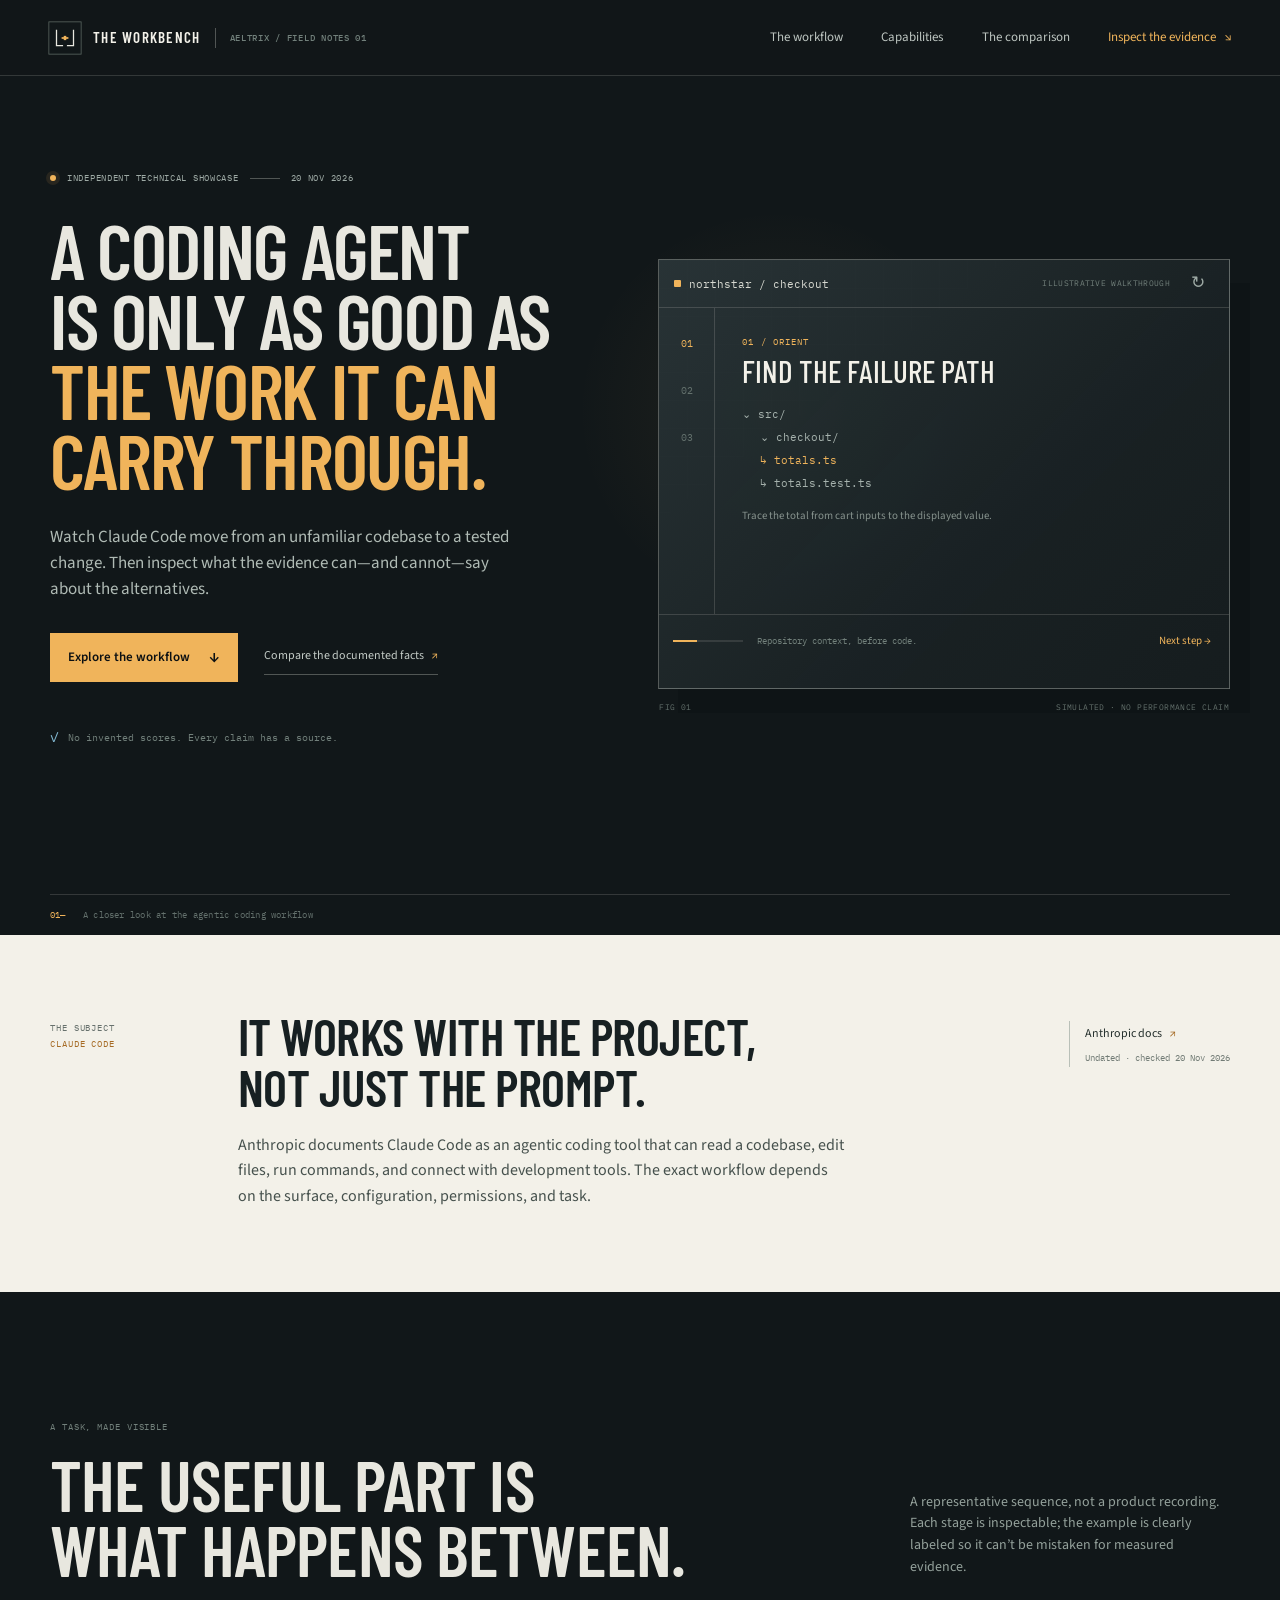
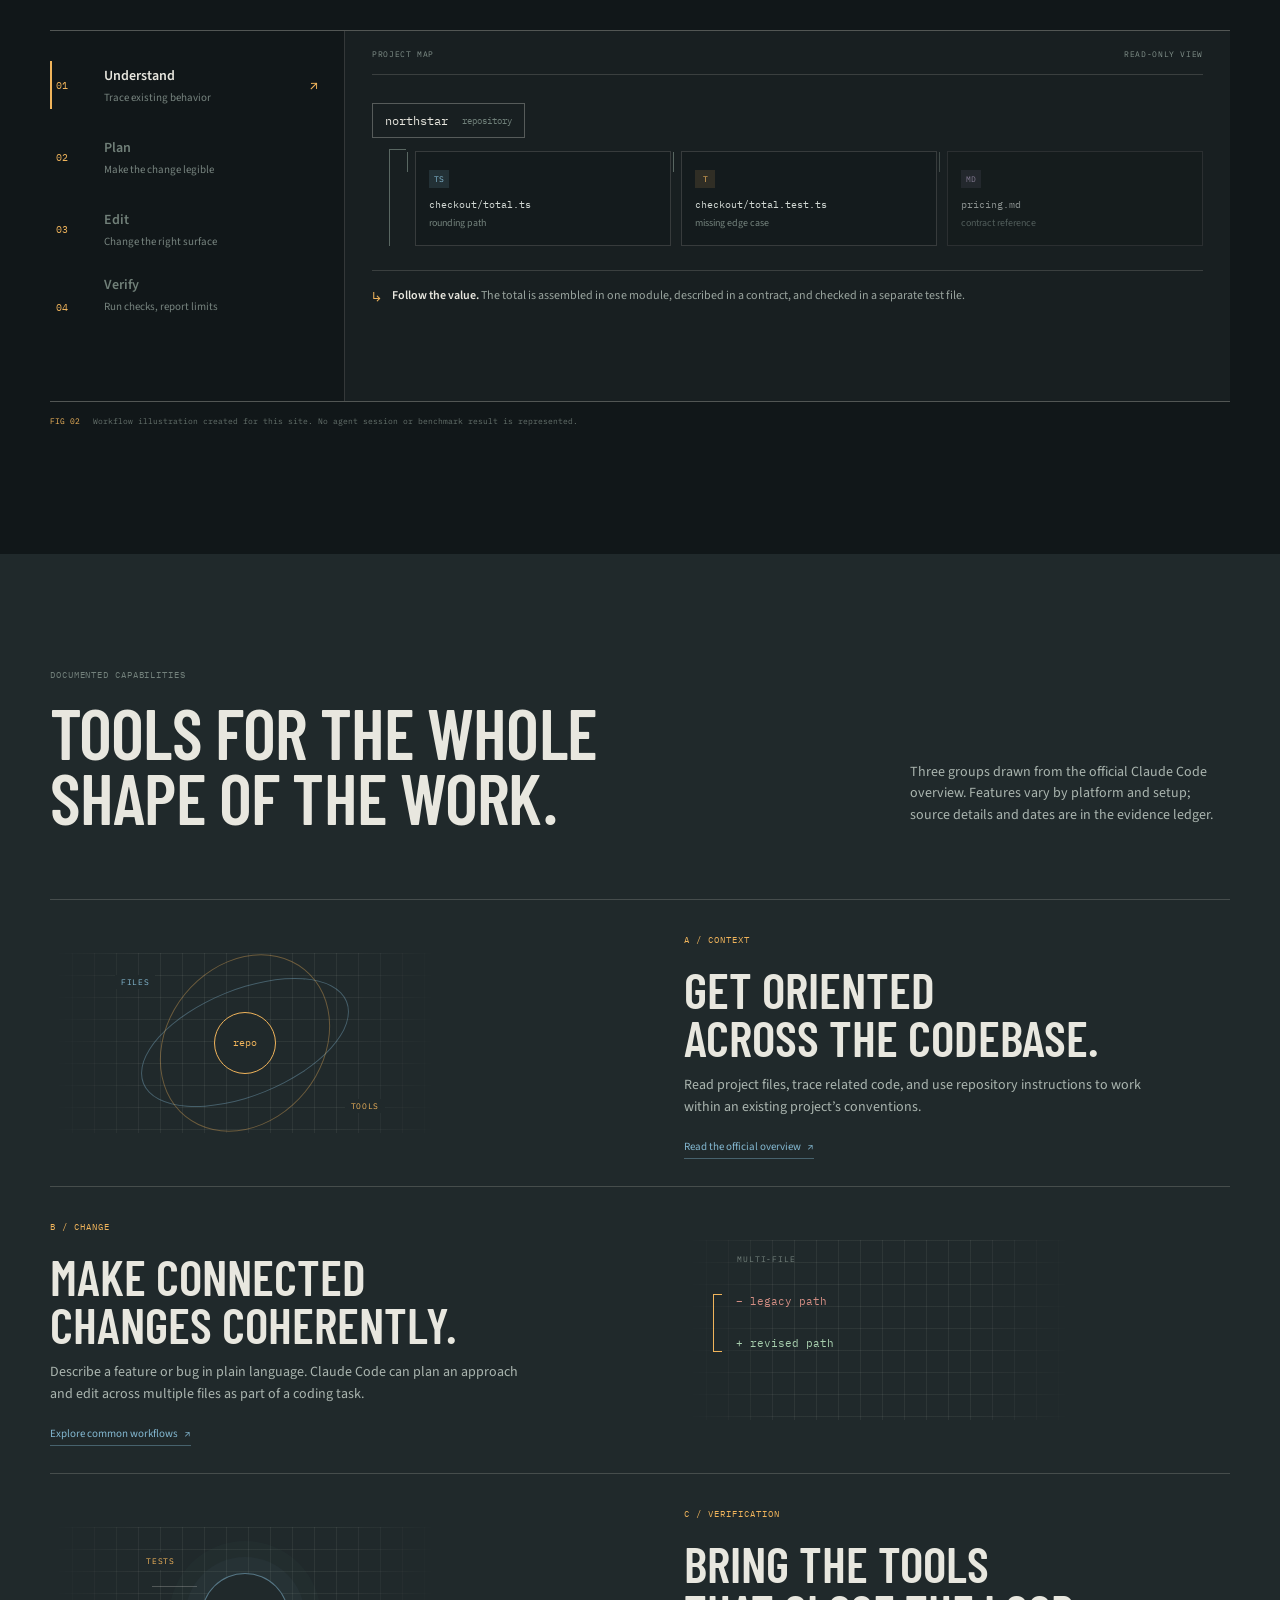
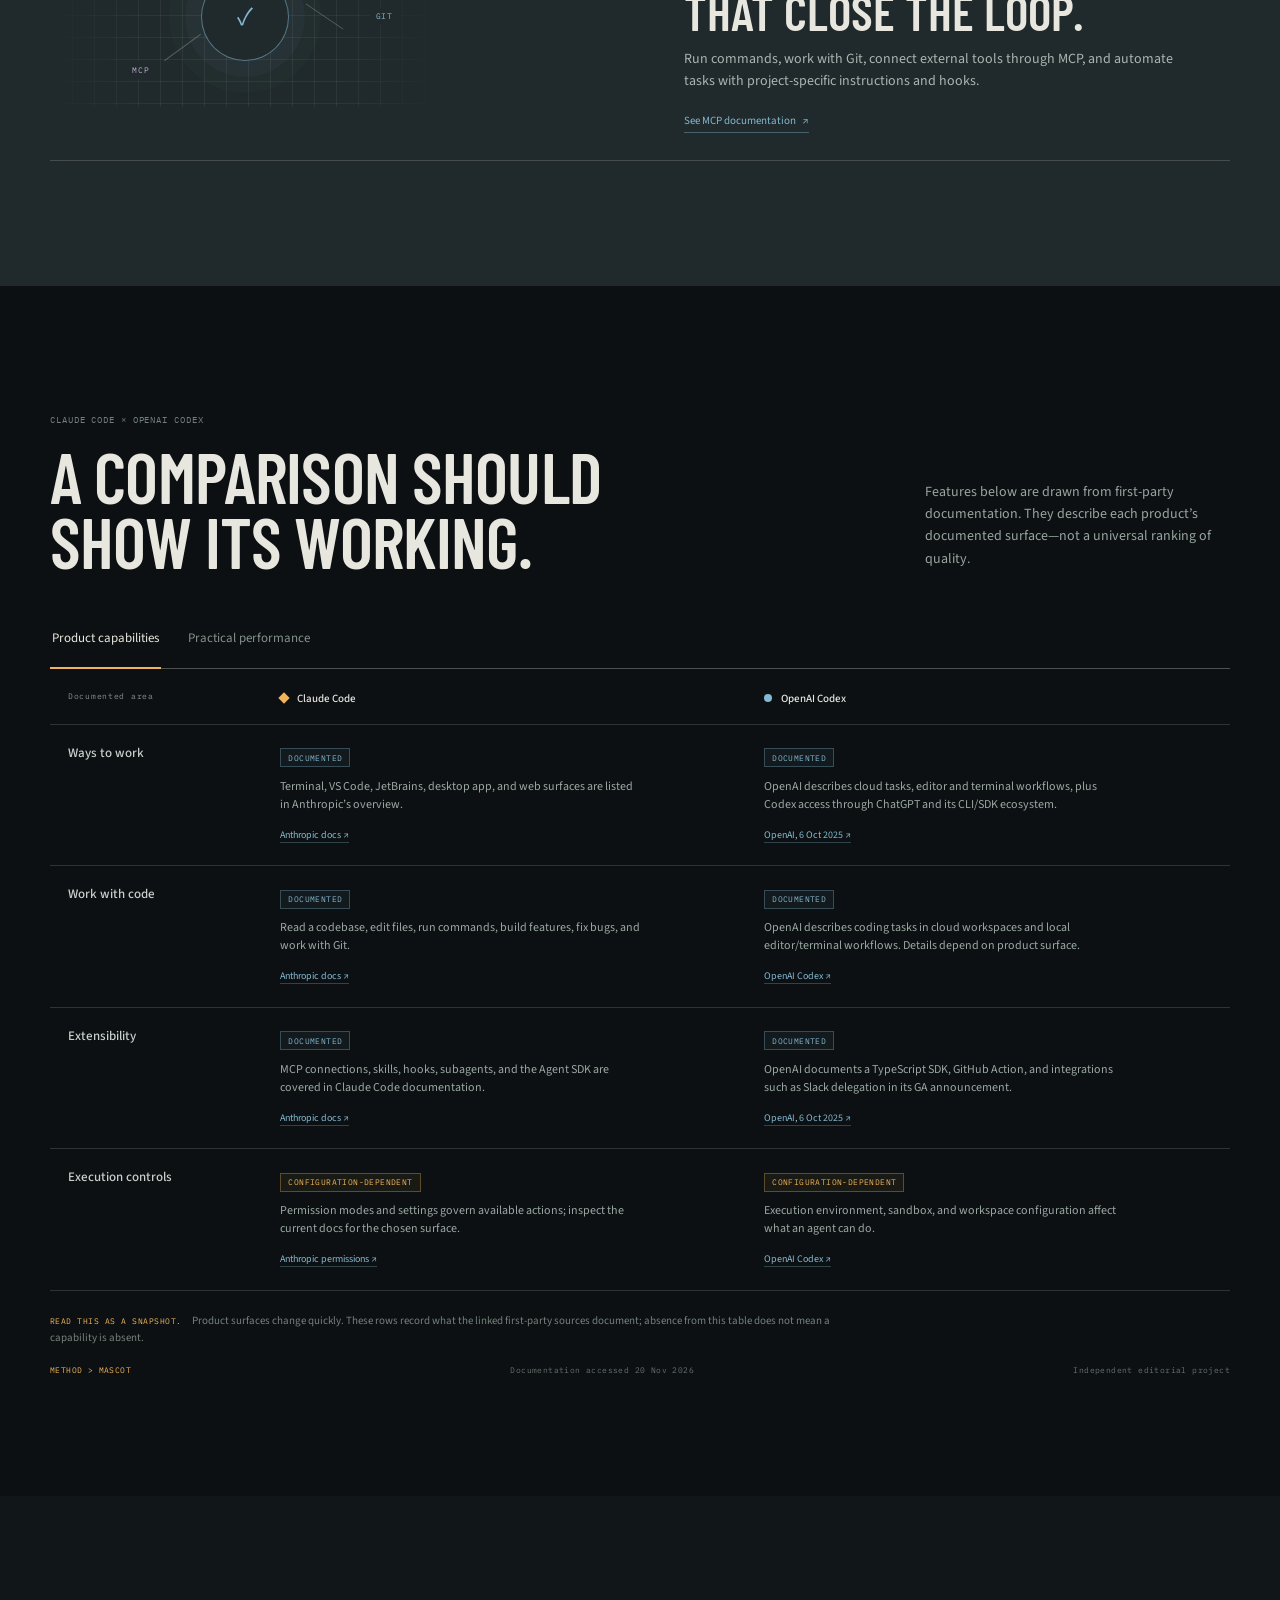
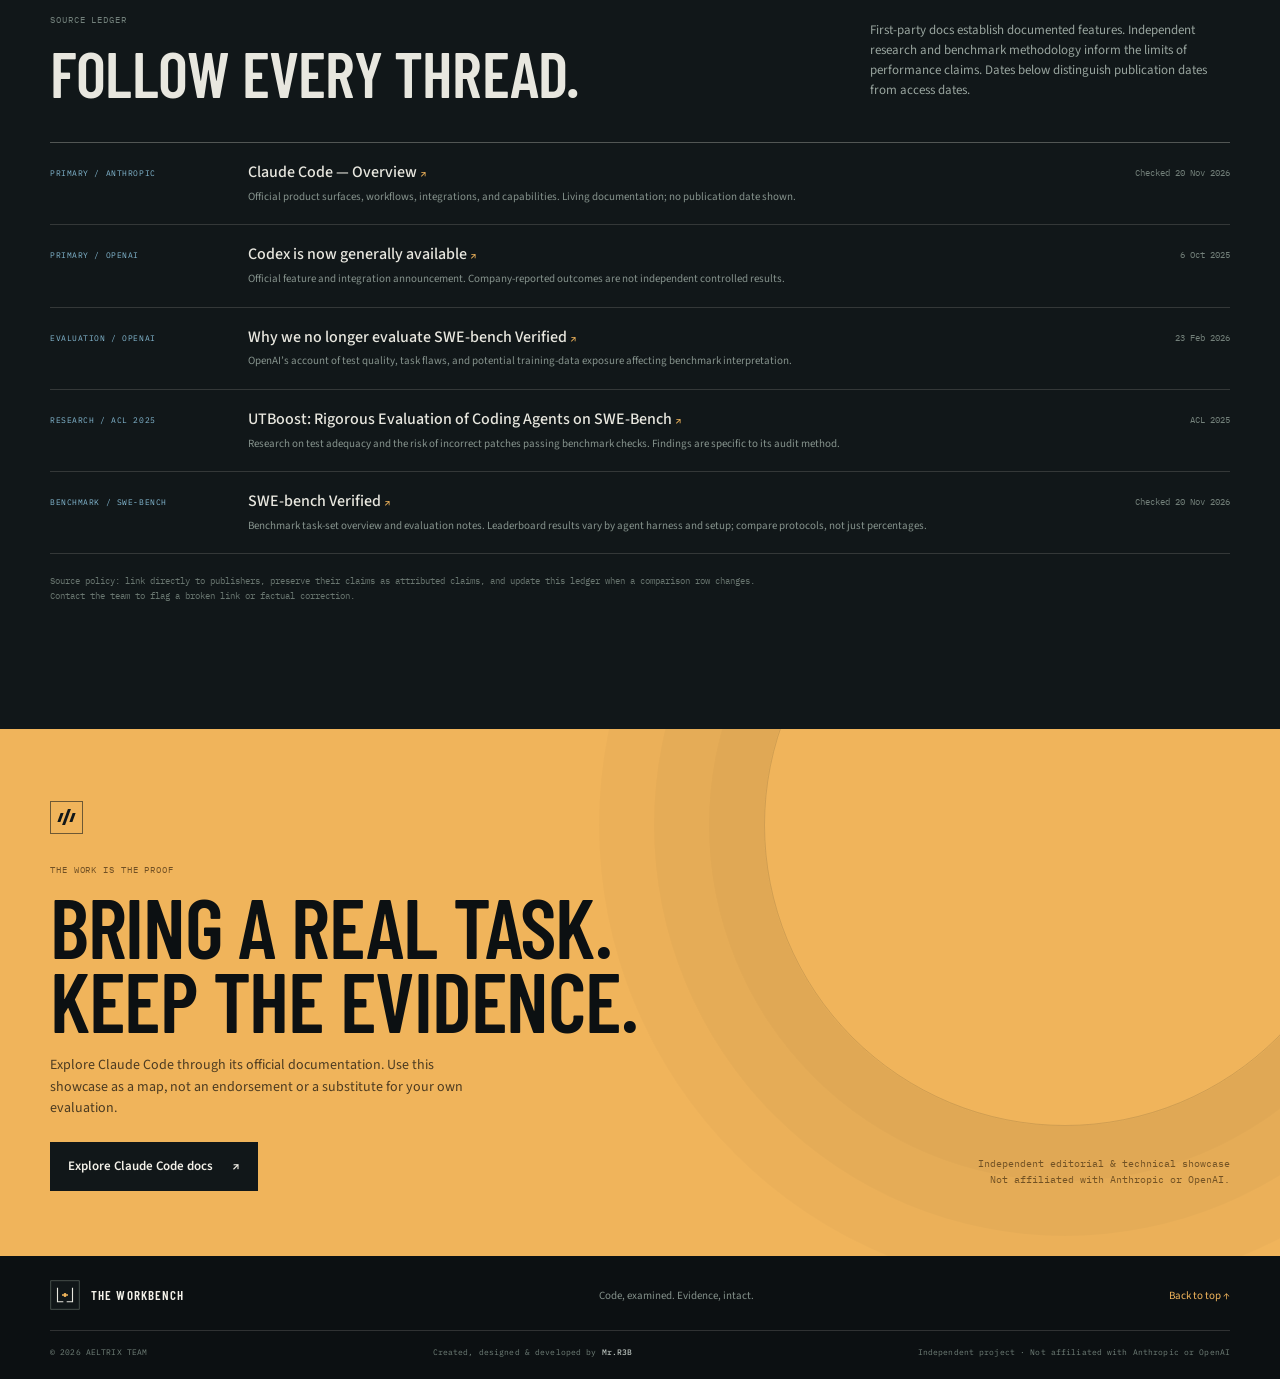
<file: index.html>
<!doctype html>
<html lang="en">
<head>
  <meta charset="utf-8">
  <meta name="viewport" content="width=device-width, initial-scale=1">
  <meta name="theme-color" content="#111719">
  <meta name="description" content="An independent, evidence-led look at Claude Code: how it works, what it can do, and how to compare coding agents without invented scores.">
  <meta property="og:title" content="The Workbench — Code, examined">
  <meta property="og:description" content="An independent technical showcase by AELTRIX TEAM. Watch the workflow. Inspect the evidence.">
  <meta property="og:type" content="website">
  <title>The Workbench — Code, examined</title>
  <link rel="icon" href="assets/mark.svg" type="image/svg+xml">
  <link rel="preconnect" href="https://fonts.googleapis.com">
  <link rel="preconnect" href="https://fonts.gstatic.com" crossorigin>
  <link href="https://fonts.googleapis.com/css2?family=Barlow+Condensed:wght@500;600;700&family=Source+Sans+3:wght@400;500;600;700&family=IBM+Plex+Mono:wght@400;500;600&display=swap" rel="stylesheet">
  <link rel="stylesheet" href="styles.css">
  <script src="app.js" defer></script>
</head>
<body>
  <a class="skip-link" href="#main">Skip to content</a>
  <header class="site-header" id="top">
    <a class="brand" href="#top" aria-label="The Workbench home">
      <img src="assets/mark.svg" width="34" height="34" alt="">
      <span class="brand-name">THE WORKBENCH</span>
      <span class="brand-divider" aria-hidden="true"></span>
      <span class="brand-edition">AELTRIX / FIELD NOTES 01</span>
    </a>
    <button class="menu-toggle" type="button" aria-expanded="false" aria-controls="primary-nav" aria-label="Open navigation"><span></span><span></span></button>
    <nav class="primary-nav" id="primary-nav" aria-label="Main navigation">
      <a href="#workflow">The workflow</a>
      <a href="#capabilities">Capabilities</a>
      <a href="#comparison">The comparison</a>
      <a class="nav-cta" href="#sources">Inspect the evidence <span aria-hidden="true">↘</span></a>
    </nav>
  </header>

  <main id="main">
    <section class="hero section-wrap" aria-labelledby="hero-title">
      <div class="hero-copy">
        <p class="issue-line"><span class="live-dot" aria-hidden="true"></span> INDEPENDENT TECHNICAL SHOWCASE <span class="line-rule"></span> 20 NOV 2026</p>
        <h1 id="hero-title">A coding agent<br>is only as good as<br><span>the work it can carry through.</span></h1>
        <p class="hero-deck">Watch Claude Code move from an unfamiliar codebase to a tested change. Then inspect what the evidence can—and cannot—say about the alternatives.</p>
        <div class="hero-actions">
          <a class="button button-primary" href="#workflow">Explore the workflow <span aria-hidden="true">↓</span></a>
          <a class="text-link" href="#comparison">Compare the documented facts <span aria-hidden="true">↗</span></a>
        </div>
        <div class="hero-proofline"><span class="proof-tick" aria-hidden="true">✓</span><span>No invented scores. Every claim has a source.</span></div>
      </div>
      <div class="hero-stage" aria-label="Illustrative code change showing a project inspection, focused edit, and passing tests">
        <div class="stage-top"><span class="stage-project"><i></i> northstar / checkout</span><span class="stage-flag">ILLUSTRATIVE WALKTHROUGH</span><button class="stage-replay" type="button" aria-label="Replay workflow animation">↻</button></div>
        <div class="stage-body">
          <div class="stage-rail" aria-hidden="true"><span class="rail-step is-current" data-rail="0">01</span><span class="rail-step" data-rail="1">02</span><span class="rail-step" data-rail="2">03</span></div>
          <div class="stage-content">
            <div class="stage-state is-visible" data-state="0">
              <p class="state-kicker">01 / ORIENT</p><h2>Find the failure path</h2>
              <div class="mini-tree"><span>⌄ src/</span><span class="tree-indent">⌄ checkout/</span><span class="tree-indent tree-active">↳ totals.ts</span><span class="tree-indent">↳ totals.test.ts</span></div>
              <p class="state-note">Trace the total from cart inputs to the displayed value.</p>
            </div>
            <div class="stage-state" data-state="1" aria-hidden="true">
              <p class="state-kicker">02 / CHANGE</p><h2>Keep cents intact</h2>
              <pre class="diff-snippet"><code><span class="diff-context">  export function total(items) {</span>
<span class="diff-remove">−   return items.reduce((sum, item) =&gt; sum + item.price, 0)</span>
<span class="diff-add">+   return cents(items.reduce((sum, item) =&gt; sum + item.price, 0))</span>
<span class="diff-context">  }</span></code></pre>
              <p class="state-note">Example diff only — not a captured Claude Code session.</p>
            </div>
            <div class="stage-state" data-state="2" aria-hidden="true">
              <p class="state-kicker">03 / VERIFY</p><h2>Check the behavior</h2>
              <div class="test-line"><span class="test-icon">✓</span><span>totals.test.ts</span><span class="test-result">3 checks passed</span></div>
              <div class="test-line"><span class="test-icon">✓</span><span>typecheck</span><span class="test-result">clean</span></div>
              <p class="state-note">A useful result includes the checks that support it.</p>
            </div>
          </div>
        </div>
        <div class="stage-footer"><span class="stage-progress"><i></i></span><span class="stage-caption" aria-live="polite">Repository context, before code.</span><button class="stage-next" type="button">Next step <span aria-hidden="true">→</span></button></div>
        <div class="stage-index"><span>FIG 01</span><span>SIMULATED · NO PERFORMANCE CLAIM</span></div>
      </div>
      <div class="hero-bottom-note"><span>01—</span> A closer look at the agentic coding workflow</div>
    </section>

    <section class="intro-band" aria-label="What Claude Code is">
      <div class="section-wrap intro-grid">
        <p class="section-index">THE SUBJECT<br><span>CLAUDE CODE</span></p>
        <div><h2>It works with the project,<br>not just the prompt.</h2><p>Anthropic documents Claude Code as an agentic coding tool that can read a codebase, edit files, run commands, and connect with development tools. The exact workflow depends on the surface, configuration, permissions, and task.</p></div>
        <a class="source-chip" href="https://code.claude.com/docs/en/overview" target="_blank" rel="noopener noreferrer">Anthropic docs <span aria-hidden="true">↗</span><small>Undated · checked 20 Nov 2026</small></a>
      </div>
    </section>

    <section class="workflow-section section-wrap" id="workflow" aria-labelledby="workflow-title">
      <div class="section-heading"><div><p class="section-index">A TASK, MADE VISIBLE</p><h2 id="workflow-title">The useful part is<br>what happens between.</h2></div><p class="section-aside">A representative sequence, not a product recording. Each stage is inspectable; the example is clearly labeled so it can’t be mistaken for measured evidence.</p></div>
      <div class="workflow-layout">
        <div class="workflow-tabs" role="tablist" aria-label="Workflow stages">
          <button class="workflow-tab is-active" id="tab-understand" role="tab" aria-selected="true" aria-controls="panel-understand" tabindex="0" data-workflow="understand"><span>01</span><span><b>Understand</b><small>Trace existing behavior</small></span><i>↗</i></button>
          <button class="workflow-tab" id="tab-plan" role="tab" aria-selected="false" aria-controls="panel-plan" tabindex="-1" data-workflow="plan"><span>02</span><span><b>Plan</b><small>Make the change legible</small></span><i>↗</i></button>
          <button class="workflow-tab" id="tab-edit" role="tab" aria-selected="false" aria-controls="panel-edit" tabindex="-1" data-workflow="edit"><span>03</span><span><b>Edit</b><small>Change the right surface</small></span><i>↗</i></button>
          <button class="workflow-tab" id="tab-verify" role="tab" aria-selected="false" aria-controls="panel-verify" tabindex="-1" data-workflow="verify"><span>04</span><span><b>Verify</b><small>Run checks, report limits</small><i>↗</i></button>
        </div>
        <div class="workflow-display">
          <div class="workflow-panel is-active" id="panel-understand" role="tabpanel" aria-labelledby="tab-understand" tabindex="0" data-panel="understand">
            <div class="panel-bar"><span>PROJECT MAP</span><span>READ-ONLY VIEW</span></div>
            <div class="project-map"><div class="map-root">northstar <span>repository</span></div><div class="map-branch"><div class="map-node"><span class="node-file">TS</span><b>checkout/total.ts</b><small>rounding path</small></div><div class="map-node"><span class="node-file node-test">T</span><b>checkout/total.test.ts</b><small>missing edge case</small></div><div class="map-node map-node-muted"><span class="node-file node-doc">MD</span><b>pricing.md</b><small>contract reference</small></div></div></div>
            <div class="panel-insight"><span class="insight-mark">↳</span><p><b>Follow the value.</b> The total is assembled in one module, described in a contract, and checked in a separate test file.</p></div>
          </div>
          <div class="workflow-panel" id="panel-plan" role="tabpanel" aria-labelledby="tab-plan" tabindex="0" data-panel="plan" hidden>
            <div class="panel-bar"><span>PROPOSED PLAN</span><span>REVIEWABLE BEFORE EDITS</span></div>
            <div class="plan-list"><p><span>01</span> Read the total calculation and its contract.</p><p><span>02</span> Add a failing edge-case test for fractional cents.</p><p><span>03</span> Apply the smallest change that satisfies the test.</p><p><span>04</span> Run the focused test and the project type check.</p></div>
            <div class="panel-insight"><span class="insight-mark">!</span><p><b>Plan before patch.</b> Review the scope while it’s still cheap to change.</p></div>
          </div>
          <div class="workflow-panel" id="panel-edit" role="tabpanel" aria-labelledby="tab-edit" tabindex="0" data-panel="edit" hidden>
            <div class="panel-bar"><span>PATCH PREVIEW</span><span>ILLUSTRATIVE · NOT A REAL RUN</span></div>
            <pre class="large-diff"><code><span class="code-dim">@@ checkout/total.ts</span>
<span class="code-plain">export function getTotal(lines: Line[]) {</span>
<span class="code-remove">-  return lines.reduce((sum, line) =&gt; sum + line.price, 0)</span>
<span class="code-add">+  const cents = lines.reduce((sum, line) =&gt;</span>
<span class="code-add">+    sum + Math.round(line.price * 100), 0)</span>
<span class="code-add">+  return cents / 100</span>
<span class="code-plain">}</span></code></pre>
            <div class="panel-insight"><span class="insight-mark">↳</span><p><b>Keep the diff focused.</b> This example shows a possible approach, not an endorsed implementation.</p></div>
          </div>
          <div class="workflow-panel" id="panel-verify" role="tabpanel" aria-labelledby="tab-verify" tabindex="0" data-panel="verify" hidden>
            <div class="panel-bar"><span>CHECKS TO RUN</span><span>RESULTS MUST BE OBSERVED</span></div>
            <div class="verification-list"><div><span class="check-empty"></span><b>Targeted unit tests</b><small>pricing edge cases</small><em>not run</em></div><div><span class="check-empty"></span><b>Type checker</b><small>project configuration</small><em>not run</em></div><div><span class="check-empty"></span><b>Diff review</b><small>scope and regressions</small><em>required</em></div></div>
            <div class="panel-insight"><span class="insight-mark">!</span><p><b>No result is claimed here.</b> A real evaluation should publish the command, environment, and observed output.</p></div>
          </div>
        </div>
      </div>
      <p class="figure-caption"><span>FIG 02</span> Workflow illustration created for this site. No agent session or benchmark result is represented.</p>
    </section>

    <section class="capability-section" id="capabilities" aria-labelledby="capabilities-title">
      <div class="section-wrap">
        <div class="section-heading capability-heading"><div><p class="section-index">DOCUMENTED CAPABILITIES</p><h2 id="capabilities-title">Tools for the whole<br>shape of the work.</h2></div><p class="section-aside">Three groups drawn from the official Claude Code overview. Features vary by platform and setup; source details and dates are in the evidence ledger.</p></div>
        <div class="capability-river">
          <article class="capability-row"><div class="cap-visual cap-visual-1" aria-hidden="true"><span class="orbit orbit-a"></span><span class="orbit orbit-b"></span><span class="orbit-core">repo</span><span class="orbit-label orbit-label-a">FILES</span><span class="orbit-label orbit-label-b">TOOLS</span></div><div class="cap-copy"><span class="cap-number">A / CONTEXT</span><h3>Get oriented<br>across the codebase.</h3><p>Read project files, trace related code, and use repository instructions to work within an existing project’s conventions.</p><a href="https://code.claude.com/docs/en/overview" target="_blank" rel="noopener noreferrer">Read the official overview <span aria-hidden="true">↗</span></a></div></article>
          <article class="capability-row capability-row-reverse"><div class="cap-visual cap-visual-2" aria-hidden="true"><span class="change-line change-old">− legacy path</span><span class="change-line change-new">+ revised path</span><span class="change-bracket"></span><span class="change-tag">MULTI-FILE</span></div><div class="cap-copy"><span class="cap-number">B / CHANGE</span><h3>Make connected<br>changes coherently.</h3><p>Describe a feature or bug in plain language. Claude Code can plan an approach and edit across multiple files as part of a coding task.</p><a href="https://code.claude.com/docs/en/common-workflows" target="_blank" rel="noopener noreferrer">Explore common workflows <span aria-hidden="true">↗</span></a></div></article>
          <article class="capability-row"><div class="cap-visual cap-visual-3" aria-hidden="true"><div class="check-ring"><span>✓</span></div><div class="check-label check-label-one">TESTS</div><div class="check-label check-label-two">GIT</div><div class="check-label check-label-three">MCP</div><span class="check-dash dash-one"></span><span class="check-dash dash-two"></span><span class="check-dash dash-three"></span></div><div class="cap-copy"><span class="cap-number">C / VERIFICATION</span><h3>Bring the tools<br>that close the loop.</h3><p>Run commands, work with Git, connect external tools through MCP, and automate tasks with project-specific instructions and hooks.</p><a href="https://code.claude.com/docs/en/mcp" target="_blank" rel="noopener noreferrer">See MCP documentation <span aria-hidden="true">↗</span></a></div></article>
        </div>
      </div>
    </section>

    <section class="comparison-section" id="comparison" aria-labelledby="comparison-title">
      <div class="section-wrap">
        <div class="comparison-header"><div><p class="section-index">CLAUDE CODE × OPENAI CODEX</p><h2 id="comparison-title">A comparison should<br>show its working.</h2></div><p class="comparison-lede">Features below are drawn from first-party documentation. They describe each product’s documented surface—not a universal ranking of quality.</p></div>
        <div class="comparison-controls" role="tablist" aria-label="Comparison view">
          <button class="compare-tab is-active" id="compare-product-tab" role="tab" aria-selected="true" aria-controls="compare-product" data-compare="product">Product capabilities</button>
          <button class="compare-tab" id="compare-performance-tab" role="tab" aria-selected="false" aria-controls="compare-performance" data-compare="performance">Practical performance</button>
        </div>
        <div class="compare-view is-active" id="compare-product" role="tabpanel" aria-labelledby="compare-product-tab" data-view="product">
          <div class="compare-table-wrap" tabindex="0" aria-label="Scrollable product capability comparison">
            <table class="compare-table"><thead><tr><th scope="col">Documented area</th><th scope="col"><span class="table-brand claude-brand"><i></i> Claude Code</span></th><th scope="col"><span class="table-brand codex-brand"><i></i> OpenAI Codex</span></th></tr></thead><tbody>
              <tr><th scope="row">Ways to work</th><td><span class="status status-doc">DOCUMENTED</span><p>Terminal, VS Code, JetBrains, desktop app, and web surfaces are listed in Anthropic’s overview.</p><a href="https://code.claude.com/docs/en/overview" target="_blank" rel="noopener noreferrer">Anthropic docs ↗</a></td><td><span class="status status-doc">DOCUMENTED</span><p>OpenAI describes cloud tasks, editor and terminal workflows, plus Codex access through ChatGPT and its CLI/SDK ecosystem.</p><a href="https://openai.com/index/codex-now-generally-available/" target="_blank" rel="noopener noreferrer">OpenAI, 6 Oct 2025 ↗</a></td></tr>
              <tr><th scope="row">Work with code</th><td><span class="status status-doc">DOCUMENTED</span><p>Read a codebase, edit files, run commands, build features, fix bugs, and work with Git.</p><a href="https://code.claude.com/docs/en/overview" target="_blank" rel="noopener noreferrer">Anthropic docs ↗</a></td><td><span class="status status-doc">DOCUMENTED</span><p>OpenAI describes coding tasks in cloud workspaces and local editor/terminal workflows. Details depend on product surface.</p><a href="https://openai.com/codex/" target="_blank" rel="noopener noreferrer">OpenAI Codex ↗</a></td></tr>
              <tr><th scope="row">Extensibility</th><td><span class="status status-doc">DOCUMENTED</span><p>MCP connections, skills, hooks, subagents, and the Agent SDK are covered in Claude Code documentation.</p><a href="https://code.claude.com/docs/en/overview" target="_blank" rel="noopener noreferrer">Anthropic docs ↗</a></td><td><span class="status status-doc">DOCUMENTED</span><p>OpenAI documents a TypeScript SDK, GitHub Action, and integrations such as Slack delegation in its GA announcement.</p><a href="https://openai.com/index/codex-now-generally-available/" target="_blank" rel="noopener noreferrer">OpenAI, 6 Oct 2025 ↗</a></td></tr>
              <tr><th scope="row">Execution controls</th><td><span class="status status-check">CONFIGURATION-DEPENDENT</span><p>Permission modes and settings govern available actions; inspect the current docs for the chosen surface.</p><a href="https://code.claude.com/docs/en/permissions" target="_blank" rel="noopener noreferrer">Anthropic permissions ↗</a></td><td><span class="status status-check">CONFIGURATION-DEPENDENT</span><p>Execution environment, sandbox, and workspace configuration affect what an agent can do.</p><a href="https://openai.com/codex/" target="_blank" rel="noopener noreferrer">OpenAI Codex ↗</a></td></tr>
            </tbody></table>
          </div>
          <p class="compare-note"><span>READ THIS AS A SNAPSHOT.</span> Product surfaces change quickly. These rows record what the linked first-party sources document; absence from this table does not mean a capability is absent.</p>
        </div>
        <div class="compare-view" id="compare-performance" role="tabpanel" aria-labelledby="compare-performance-tab" data-view="performance" hidden>
          <div class="performance-intro"><div><span class="status status-open">NO HEAD-TO-HEAD RUN PUBLISHED</span><h3>We won’t turn separate scorecards into a race.</h3><p>We have not run a controlled Claude Code vs. Codex evaluation for this site. In the sources reviewed, we have not identified a current independent comparison with matched tasks, pinned versions, and a shared protocol that we can responsibly present as a direct winner comparison.</p></div><div class="performance-stamp" aria-hidden="true"><span>RESULT</span><b>—</b><small>NOT MEASURED</small></div></div>
          <div class="methodology"><div class="method-head"><span>THE TEST WE WOULD TRUST</span><span>PROTOCOL PROPOSAL · NOT EXECUTED</span></div><div class="method-grid"><article><span>01</span><h4>Same task set</h4><p>Fresh, isolated repository snapshots with tasks spanning bug fixes, feature work, and maintenance.</p></article><article><span>02</span><h4>Pin the setup</h4><p>Record agent and model versions, settings, tools, budgets, environment, and exact prompts.</p></article><article><span>03</span><h4>Run fairly</h4><p>Use matched limits, multiple trials where practical, and randomized order to reduce run-order effects.</p></article><article><span>04</span><h4>Judge the patch</h4><p>Run hidden tests, review regressions and maintainability, and publish raw artifacts with limitations.</p></article></div><div class="method-bottom"><span class="method-symbol">∴</span><p><b>Benchmark caution:</b> OpenAI reported in Feb 2026 that a review of SWE-bench Verified found substantial task/test issues and possible training exposure. A 2025 ACL paper, UTBoost, also reported that inadequate tests can make incorrect patches appear successful. Scores are not self-explanatory.</p></div></div>
          <div class="evidence-ribbon"><span>KNOWN LIMITATION</span><p>Until a reproducible paired run is completed, practical performance remains an open question here—not an implied win for either product.</p></div>
        </div>
        <div class="comparison-foot"><span>METHOD > MASCOT</span><span>Documentation accessed 20 Nov 2026</span><span>Independent editorial project</span></div>
      </div>
    </section>

    <section class="evidence-section section-wrap" id="sources" aria-labelledby="sources-title">
      <div class="evidence-title"><div><p class="section-index">SOURCE LEDGER</p><h2 id="sources-title">Follow every thread.</h2></div><p>First-party docs establish documented features. Independent research and benchmark methodology inform the limits of performance claims. Dates below distinguish publication dates from access dates.</p></div>
      <div class="source-list">
        <article class="source-entry"><span class="source-kind">PRIMARY / ANTHROPIC</span><div><h3><a href="https://code.claude.com/docs/en/overview" target="_blank" rel="noopener noreferrer">Claude Code — Overview <span aria-hidden="true">↗</span></a></h3><p>Official product surfaces, workflows, integrations, and capabilities. Living documentation; no publication date shown.</p></div><time datetime="2026-11-20">Checked 20 Nov 2026</time></article>
        <article class="source-entry"><span class="source-kind">PRIMARY / OPENAI</span><div><h3><a href="https://openai.com/index/codex-now-generally-available/" target="_blank" rel="noopener noreferrer">Codex is now generally available <span aria-hidden="true">↗</span></a></h3><p>Official feature and integration announcement. Company-reported outcomes are not independent controlled results.</p></div><time datetime="2025-10-06">6 Oct 2025</time></article>
        <article class="source-entry"><span class="source-kind">EVALUATION / OPENAI</span><div><h3><a href="https://openai.com/index/why-we-no-longer-evaluate-swe-bench-verified/" target="_blank" rel="noopener noreferrer">Why we no longer evaluate SWE-bench Verified <span aria-hidden="true">↗</span></a></h3><p>OpenAI’s account of test quality, task flaws, and potential training-data exposure affecting benchmark interpretation.</p></div><time datetime="2026-02-23">23 Feb 2026</time></article>
        <article class="source-entry"><span class="source-kind">RESEARCH / ACL 2025</span><div><h3><a href="https://aclanthology.org/2025.acl-long.189/" target="_blank" rel="noopener noreferrer">UTBoost: Rigorous Evaluation of Coding Agents on SWE-Bench <span aria-hidden="true">↗</span></a></h3><p>Research on test adequacy and the risk of incorrect patches passing benchmark checks. Findings are specific to its audit method.</p></div><time datetime="2025-07-27">ACL 2025</time></article>
        <article class="source-entry"><span class="source-kind">BENCHMARK / SWE-BENCH</span><div><h3><a href="https://www.swebench.com/verified.html" target="_blank" rel="noopener noreferrer">SWE-bench Verified <span aria-hidden="true">↗</span></a></h3><p>Benchmark task-set overview and evaluation notes. Leaderboard results vary by agent harness and setup; compare protocols, not just percentages.</p></div><time datetime="2026-11-20">Checked 20 Nov 2026</time></article>
      </div>
      <p class="source-policy">Source policy: link directly to publishers, preserve their claims as attributed claims, and update this ledger when a comparison row changes. Contact the team to flag a broken link or factual correction.</p>
    </section>

    <section class="closing-section" aria-labelledby="closing-title"><div class="section-wrap closing-inner"><div class="closing-mark" aria-hidden="true"><span></span><span></span><span></span></div><p class="section-index">THE WORK IS THE PROOF</p><h2 id="closing-title">Bring a real task.<br>Keep the evidence.</h2><p>Explore Claude Code through its official documentation. Use this showcase as a map, not an endorsement or a substitute for your own evaluation.</p><a class="button button-light" href="https://code.claude.com/docs/en/overview" target="_blank" rel="noopener noreferrer">Explore Claude Code docs <span aria-hidden="true">↗</span></a><div class="closing-aside">Independent editorial & technical showcase<br>Not affiliated with Anthropic or OpenAI.</div></div></section>
  </main>

  <footer class="site-footer"><div class="footer-top"><a class="brand footer-brand" href="#top"><img src="assets/mark.svg" width="30" height="30" alt=""><span class="brand-name">THE WORKBENCH</span></a><p>Code, examined. Evidence, intact.</p><a class="back-top" href="#top">Back to top ↑</a></div><div class="footer-bottom"><span>© 2026 AELTRIX TEAM</span><span>Created, designed & developed by <strong>Mr.R3B</strong></span><span>Independent project · Not affiliated with Anthropic or OpenAI</span></div></footer>
</body>
</html>
</file>
<file: styles.css>
@charset "UTF-8";
:root {
  color-scheme: dark;
  --ink: #111719;
  --ink-deep: #0c1012;
  --slate: #20292b;
  --slate-2: #293437;
  --porcelain: #e8e7df;
  --paper: #f3f1e9;
  --amber: #f0b45b;
  --blue: #83b8d1;
  --mineral: #9eaaa5;
  --muted: #72807b;
  --line: rgba(232, 231, 223, .16);
  --line-strong: rgba(232, 231, 223, .3);
  --sans: "Source Sans 3", "Segoe UI", sans-serif;
  --display: "Barlow Condensed", Impact, sans-serif;
  --mono: "IBM Plex Mono", "SFMono-Regular", Consolas, monospace;
  --content: min(1180px, calc(100% - 96px));
  --ease-out: cubic-bezier(.2, .75, .25, 1);
  font-synthesis: none;
  text-rendering: optimizeLegibility;
  -webkit-font-smoothing: antialiased;
  -moz-osx-font-smoothing: grayscale;
  scroll-behavior: smooth;
  scroll-padding-top: 82px;
  background: var(--ink);
}
* { box-sizing: border-box; }
html { background: var(--ink); }
body { margin: 0; min-width: 320px; background: var(--ink); color: var(--porcelain); font: 400 16px/1.58 var(--sans); overflow-x: clip; }
::selection { background: var(--amber); color: var(--ink-deep); }
a { color: inherit; text-decoration: none; }
button { color: inherit; font: inherit; }
button, a { -webkit-tap-highlight-color: transparent; touch-action: manipulation; }
:focus-visible { outline: 2px solid var(--amber); outline-offset: 4px; border-radius: 2px; }
.skip-link { position: fixed; z-index: 100; left: 16px; top: 12px; padding: 10px 14px; background: var(--amber); color: var(--ink); transform: translateY(-150%); transition: transform .18s ease; }
.skip-link:focus { transform: translateY(0); }
.site-header { height: 76px; width: 100%; padding: 0 max(48px, calc((100vw - 1380px)/2)); display: flex; align-items: center; justify-content: space-between; border-bottom: 1px solid var(--line); background: rgba(17,23,25,.94); position: relative; z-index: 20; }
.brand { display: inline-flex; align-items: center; gap: 11px; white-space: nowrap; }
.brand img { display: block; }
.brand-name { font: 600 15px/1 var(--display); letter-spacing: .085em; color: var(--paper); }
.brand-divider { width: 1px; height: 20px; background: var(--line-strong); margin: 0 3px; }
.brand-edition { color: var(--muted); font: 500 9px/1 var(--mono); letter-spacing: .08em; }
.primary-nav { display: flex; align-items: center; gap: clamp(20px, 3vw, 42px); font-size: 13px; color: #bdc5c0; }
.primary-nav a { transition: color .2s ease; }
.primary-nav a:hover { color: var(--amber); }
.primary-nav .nav-cta { color: var(--amber); }
.nav-cta span { padding-left: 5px; }
.menu-toggle { display: none; }
.section-wrap { width: var(--content); margin-inline: auto; }
.hero { min-height: 710px; padding-top: 95px; display: grid; grid-template-columns: minmax(0, .93fr) minmax(490px, 1fr); gap: clamp(36px, 6vw, 94px); align-items: center; position: relative; }
.hero::before { content: ""; position: absolute; width: 420px; height: 420px; border-radius: 50%; top: 125px; left: 44%; pointer-events: none; background: radial-gradient(circle, rgba(240,180,91,.075), transparent 68%); }
.hero-copy { position: relative; z-index: 1; padding-bottom: 48px; }
.issue-line, .section-index, .stage-flag, .state-kicker, .stage-index, .panel-bar, .figure-caption, .cap-number, .comparison-foot, .method-head, .source-kind, .source-policy, .footer-bottom, .hero-bottom-note { font-family: var(--mono); }
.issue-line { color: var(--mineral); font-size: 9px; letter-spacing: .08em; display: flex; align-items: center; gap: 11px; margin: 0 0 30px; }
.live-dot { width: 6px; height: 6px; border-radius: 50%; background: var(--amber); box-shadow: 0 0 0 4px rgba(240,180,91,.1); }
.line-rule { height: 1px; width: 30px; background: var(--line-strong); }
h1, h2, h3, h4, p { margin-top: 0; }
h1 { font: 600 clamp(54px, 6vw, 86px)/.91 var(--display); letter-spacing: -.018em; text-transform: uppercase; margin-bottom: 29px; max-width: 650px; text-wrap: balance; }
h1 span { color: var(--amber); }
.hero-deck { color: #b0bbb5; font-size: 17px; line-height: 1.55; max-width: 460px; margin-bottom: 30px; }
.hero-actions { display: flex; align-items: center; gap: 26px; flex-wrap: wrap; }
.button { min-height: 49px; display: inline-flex; align-items: center; justify-content: center; gap: 19px; padding: 0 18px; font-size: 13px; font-weight: 600; transition: background-color .2s ease, color .2s ease, transform .2s ease; }
.button:hover { transform: translateY(-2px); }
.button-primary { background: var(--amber); color: var(--ink-deep); }
.button-primary:hover { background: #ffca78; }
.button-primary span { font-size: 17px; }
.text-link { font-size: 12px; color: #c3cbc6; border-bottom: 1px solid var(--line-strong); padding: 8px 0; transition: color .2s ease, border-color .2s ease; }
.text-link span { color: var(--amber); padding-left: 5px; }
.text-link:hover { color: var(--amber); border-color: var(--amber); }
.hero-proofline { display: flex; align-items: center; gap: 10px; margin-top: 46px; color: var(--muted); font: 10px/1.4 var(--mono); }
.proof-tick { color: var(--blue); font-size: 14px; }
.hero-stage { position: relative; z-index: 2; min-height: 430px; border: 1px solid var(--line-strong); background: linear-gradient(135deg, rgba(41,52,55,.98), rgba(26,34,36,.96) 62%, rgba(22,29,31,.98)); box-shadow: 20px 24px 0 rgba(6,10,11,.2); transform: translateY(-9px); }
.hero-stage::before { content: ""; position: absolute; inset: 0; pointer-events: none; opacity: .2; background-image: linear-gradient(rgba(255,255,255,.035) 1px, transparent 1px), linear-gradient(90deg, rgba(255,255,255,.035) 1px, transparent 1px); background-size: 28px 28px; mask-image: linear-gradient(to bottom right, black, transparent 78%); }
.stage-top { height: 48px; border-bottom: 1px solid var(--line); display: flex; align-items: center; padding: 0 15px; gap: 12px; position: relative; z-index: 1; }
.stage-project { font: 11px var(--mono); color: #d7d9d1; display: flex; align-items: center; gap: 8px; }
.stage-project i { width: 7px; height: 7px; background: var(--amber); display: inline-block; border-radius: 1px; }
.stage-flag { margin-left: auto; font-size: 8px; color: var(--muted); letter-spacing: .04em; }
.stage-replay { border: 0; background: transparent; color: var(--mineral); width: 32px; height: 32px; font-size: 17px; cursor: pointer; border-radius: 50%; transition: background .2s ease, color .2s ease, transform .3s ease; }
.stage-replay:hover { color: var(--amber); background: rgba(240,180,91,.1); transform: rotate(-35deg); }
.stage-body { position: relative; z-index: 1; min-height: 306px; display: grid; grid-template-columns: 56px 1fr; }
.stage-rail { border-right: 1px solid var(--line); padding: 29px 0; display: flex; align-items: center; flex-direction: column; gap: 34px; }
.rail-step { color: #64716d; font: 10px var(--mono); transition: color .3s ease; }
.rail-step.is-current { color: var(--amber); }
.stage-content { padding: 27px 27px 20px; position: relative; }
.stage-state { display: none; animation: state-in .42s var(--ease-out) both; }
.stage-state.is-visible { display: block; }
@keyframes state-in { from { opacity: 0; transform: translateY(8px); } to { opacity: 1; transform: translateY(0); } }
.state-kicker { color: var(--amber); font-size: 9px; letter-spacing: .12em; margin-bottom: 7px; }
.stage-state h2 { font: 500 31px/.98 var(--display); text-transform: uppercase; margin-bottom: 20px; color: var(--paper); }
.mini-tree { display: flex; flex-direction: column; gap: 9px; font: 11px var(--mono); color: #a7b3ae; }
.tree-indent { padding-left: 18px; }
.tree-active { color: var(--amber); }
.state-note { color: #86928d; font-size: 11px; margin: 17px 0 0; }
.diff-snippet, .large-diff { overflow-x: auto; font: 10px/1.8 var(--mono); margin: 0; white-space: pre; }
.diff-context { color: #aebbb5; }.diff-remove { color: #d28d83; }.diff-add { color: #a8d0af; }
.test-line { min-height: 34px; display: flex; align-items: center; gap: 10px; border-bottom: 1px solid var(--line); color: #bac4bf; font: 10px var(--mono); }
.test-icon { color: var(--blue); font-size: 13px; }.test-result { margin-left: auto; color: var(--blue); }
.stage-footer { position: relative; z-index: 1; border-top: 1px solid var(--line); height: 52px; display: flex; align-items: center; padding: 0 14px; gap: 14px; }
.stage-progress { height: 2px; width: 70px; background: rgba(232,231,223,.12); display: block; }
.stage-progress i { display: block; width: 33.333%; height: 100%; background: var(--amber); transition: width .4s ease; }
.stage-caption { color: var(--muted); font: 9px var(--mono); }
.stage-next { margin-left: auto; background: transparent; border: 0; color: var(--amber); font-size: 11px; cursor: pointer; min-height: 36px; padding: 0 4px; }
.stage-next:hover { color: #ffca78; }
.stage-index { display: flex; justify-content: space-between; position: absolute; top: calc(100% + 13px); left: 0; right: 0; color: #64716d; font-size: 8px; letter-spacing: .05em; }
.hero-bottom-note { grid-column: 1/-1; border-top: 1px solid var(--line); padding: 13px 0; margin-top: 22px; color: #63706c; font-size: 9px; letter-spacing: .025em; }
.hero-bottom-note span { color: var(--amber); margin-right: 12px; }
.intro-band { background: var(--paper); color: #172022; padding: 76px 0 82px; }
.intro-grid { display: grid; grid-template-columns: 150px minmax(0, 1fr) 205px; gap: 38px; align-items: start; }
.section-index { color: var(--muted); font-size: 9px; line-height: 1.7; letter-spacing: .1em; }
.intro-grid .section-index { color: #67716d; margin: 9px 0 0; }
.intro-grid .section-index span { color: #a66b25; }
.intro-grid h2 { font: 600 clamp(37px, 4vw, 54px)/.99 var(--display); text-transform: uppercase; letter-spacing: -.01em; margin-bottom: 20px; text-wrap: balance; }
.intro-grid > div > p { max-width: 610px; color: #46514d; font-size: 16px; line-height: 1.6; margin-bottom: 0; }
.source-chip { justify-self: end; border-left: 1px solid #b9c0b8; padding: 4px 0 4px 15px; margin-top: 10px; font-size: 12px; color: #25302d; }
.source-chip span { color: #a66b25; margin-left: 5px; }
.source-chip small { display: block; color: #717b75; font: 9px var(--mono); margin-top: 8px; }
.workflow-section { padding-top: 127px; padding-bottom: 126px; }
.section-heading { display: flex; justify-content: space-between; align-items: end; gap: 44px; margin-bottom: 49px; }
.section-heading .section-index { margin-bottom: 18px; }
.section-heading h2, .comparison-header h2, .evidence-title h2 { font: 600 clamp(48px, 5.5vw, 76px)/.92 var(--display); letter-spacing: -.012em; text-transform: uppercase; margin: 0; text-wrap: balance; }
.section-aside { color: #94a19b; max-width: 320px; font-size: 14px; line-height: 1.55; margin: 0 0 3px; }
.workflow-layout { display: grid; grid-template-columns: 295px minmax(0,1fr); border-top: 1px solid var(--line-strong); border-bottom: 1px solid var(--line-strong); }
.workflow-tabs { border-right: 1px solid var(--line); padding: 18px 0; }
.workflow-tab { width: 100%; min-height: 72px; display: grid; grid-template-columns: 35px 1fr 20px; align-items: center; gap: 13px; text-align: left; padding: 9px 15px 9px 6px; background: transparent; border: 0; color: #718079; cursor: pointer; position: relative; transition: color .2s ease, background-color .2s ease; }
.workflow-tab::before { position: absolute; content: ""; left: 0; top: 12px; bottom: 12px; width: 2px; background: transparent; transition: background-color .2s ease; }
.workflow-tab:hover { color: var(--porcelain); background: rgba(255,255,255,.025); }
.workflow-tab.is-active { color: var(--porcelain); }
.workflow-tab.is-active::before { background: var(--amber); }
.workflow-tab > span:first-child { font: 10px var(--mono); color: var(--amber); }
.workflow-tab b { display: block; font-size: 14px; font-weight: 600; }
.workflow-tab small { display: block; color: #77847f; font-size: 11px; margin-top: 2px; }
.workflow-tab i { color: var(--amber); font-style: normal; opacity: 0; transition: opacity .2s ease; }
.workflow-tab.is-active i { opacity: 1; }
.workflow-display { min-height: 370px; background: rgba(32,41,43,.48); }
.workflow-panel { min-height: 370px; padding: 0 27px 23px; animation: state-in .32s var(--ease-out) both; }
.workflow-panel[hidden], .compare-view[hidden] { display: none !important; }
.panel-bar { display: flex; justify-content: space-between; border-bottom: 1px solid var(--line); padding: 17px 0 13px; color: #81908a; font-size: 8px; letter-spacing: .08em; }
.project-map { padding: 28px 0 24px; position: relative; }
.map-root { display: inline-flex; align-items: center; gap: 14px; color: var(--porcelain); font: 12px var(--mono); padding: 9px 12px; border: 1px solid var(--line-strong); }
.map-root span { color: #70807a; font-size: 9px; }
.map-branch { position: relative; margin: 11px 0 0 17px; padding: 2px 0 0 25px; border-left: 1px solid #596762; display: flex; gap: 10px; }
.map-branch::before { content: ""; position: absolute; left: -1px; top: 0; width: 17px; border-top: 1px solid #596762; }
.map-node { min-width: 140px; flex: 1; padding: 13px; border: 1px solid var(--line); background: rgba(17,23,25,.45); position: relative; }
.map-node::before { content: ""; position: absolute; left: -9px; top: 0; height: 20px; border-left: 1px solid #596762; }
.node-file { display: inline-flex; align-items: center; justify-content: center; height: 18px; min-width: 20px; padding: 0 4px; background: rgba(131,184,209,.14); color: var(--blue); font: 8px var(--mono); margin-bottom: 10px; }
.node-test { background: rgba(240,180,91,.13); color: var(--amber); }.node-doc { color: #c4b1d7; background: rgba(196,177,215,.13); }
.map-node b { display: block; color: #d2d9d4; font: 10px var(--mono); white-space: nowrap; }
.map-node small { display: block; color: #75847e; font-size: 10px; margin-top: 5px; }
.map-node-muted { opacity: .62; }
.panel-insight { display: flex; gap: 11px; align-items: start; border-top: 1px solid var(--line); padding: 16px 0 0; color: #9aa59f; font-size: 12px; line-height: 1.45; }
.panel-insight p { margin: 0; }.panel-insight b { color: var(--porcelain); font-weight: 600; }.insight-mark { color: var(--amber); font: 15px var(--mono); }
.plan-list { padding: 21px 0 18px; }
.plan-list p { display: flex; gap: 17px; color: #c3ccc6; font-size: 13px; padding: 9px 0; margin: 0; border-bottom: 1px solid rgba(232,231,223,.07); }
.plan-list span { font: 10px var(--mono); color: var(--amber); }
.large-diff { padding: 28px 0 22px; color: #b8c2bd; font-size: 11px; line-height: 1.95; }
.code-dim { color: #75847e; }.code-plain { color: #c4cdc7; }.code-remove { color: #d28d83; background: rgba(210,141,131,.07); }.code-add { color: #a8d0af; background: rgba(168,208,175,.07); }
.verification-list { padding: 20px 0; }
.verification-list > div { display: grid; grid-template-columns: 16px 1fr 110px auto; gap: 11px; align-items: center; padding: 11px 0; border-bottom: 1px solid rgba(232,231,223,.08); color: #c4cdc7; font-size: 12px; }
.verification-list small { color: #75847e; font-size: 10px; }.verification-list em { color: var(--amber); font: normal 9px var(--mono); }
.check-empty { width: 12px; height: 12px; border: 1px solid #687670; border-radius: 50%; }
.figure-caption { color: #65716c; display: flex; gap: 13px; font-size: 8px; margin: 13px 0 0; }
.figure-caption span { color: var(--amber); }
.capability-section { padding: 113px 0 125px; background: var(--slate); }
.capability-heading { margin-bottom: 69px; }.capability-heading .section-aside { color: #aab5af; }
.capability-river { border-top: 1px solid rgba(232,231,223,.19); }
.capability-row { min-height: 287px; display: grid; grid-template-columns: minmax(280px, .95fr) minmax(320px, 1.05fr); align-items: center; gap: clamp(60px, 11vw, 160px); border-bottom: 1px solid rgba(232,231,223,.19); }
.capability-row-reverse .cap-visual { order: 2; }.capability-row-reverse .cap-copy { order: 1; }
.cap-visual { height: 210px; max-width: 390px; width: 100%; position: relative; overflow: hidden; display: flex; align-items: center; justify-content: center; }
.cap-visual-1::before, .cap-visual-2::before, .cap-visual-3::before { content: ""; position: absolute; inset: 15px 0; background-image: linear-gradient(rgba(232,231,223,.07) 1px, transparent 1px), linear-gradient(90deg, rgba(232,231,223,.07) 1px, transparent 1px); background-size: 22px 22px; mask-image: linear-gradient(90deg, transparent, #000 25%, #000 75%, transparent); }
.orbit { position: absolute; border: 1px solid rgba(131,184,209,.38); border-radius: 50%; transform: rotate(-22deg); }
.orbit-a { width: 220px; height: 107px; }.orbit-b { width: 156px; height: 190px; border-color: rgba(240,180,91,.36); transform: rotate(39deg); }
.orbit-core { width: 62px; height: 62px; display: grid; place-items: center; border: 1px solid var(--amber); background: var(--slate); color: var(--amber); border-radius: 50%; font: 10px var(--mono); z-index: 1; }
.orbit-label { position: absolute; background: var(--slate); padding: 2px 6px; color: var(--blue); font: 8px var(--mono); letter-spacing: .08em; }.orbit-label-a { top: 37px; left: 65px; }.orbit-label-b { bottom: 35px; right: 55px; color: var(--amber); }
.change-line { position: absolute; left: 52px; font: 11px var(--mono); white-space: nowrap; }.change-old { top: 69px; color: #d28d83; }.change-new { top: 111px; color: #a8d0af; }.change-bracket { position: absolute; left: 29px; height: 58px; top: 69px; width: 9px; border-left: 1px solid var(--amber); border-top: 1px solid var(--amber); border-bottom: 1px solid var(--amber); }.change-tag { position: absolute; top: 29px; left: 53px; color: var(--muted); font: 8px var(--mono); letter-spacing: .1em; }
.check-ring { width: 88px; height: 88px; border: 1px solid rgba(131,184,209,.55); border-radius: 50%; display: grid; place-items: center; color: var(--blue); font-size: 26px; z-index: 2; background: var(--slate); box-shadow: 0 0 0 16px rgba(131,184,209,.035), 0 0 0 32px rgba(131,184,209,.025); }
.check-label { position: absolute; font: 8px var(--mono); letter-spacing: .1em; color: var(--amber); background: var(--slate); padding: 4px 6px; }.check-label-one { top: 40px; left: calc(50% - 105px); }.check-label-two { right: 41px; top: 95px; color: var(--blue); }.check-label-three { left: 76px; bottom: 43px; color: #c4b1d7; }.check-dash { position: absolute; width: 45px; height: 1px; background: rgba(232,231,223,.25); }.dash-one { left: 102px; top: 74px; }.dash-two { right: 93px; top: 104px; transform: rotate(34deg); }.dash-three { left: 110px; bottom: 74px; transform: rotate(-36deg); }
.cap-number { color: var(--amber); font-size: 9px; letter-spacing: .11em; }.cap-copy h3 { font: 600 clamp(35px, 4vw, 50px)/.96 var(--display); text-transform: uppercase; margin: 13px 0 13px; }.cap-copy p { max-width: 490px; color: #aab5af; font-size: 14px; line-height: 1.58; margin-bottom: 15px; }.cap-copy a { display: inline-block; color: var(--blue); font-size: 11px; border-bottom: 1px solid rgba(131,184,209,.4); padding-bottom: 3px; }.cap-copy a span { padding-left: 4px; }.cap-copy a:hover { color: var(--paper); border-color: var(--paper); }
.comparison-section { padding: 126px 0 120px; background: var(--ink-deep); }
.comparison-header { display: flex; align-items: end; justify-content: space-between; gap: 45px; margin-bottom: 50px; }.comparison-header .section-index { margin-bottom: 17px; }.comparison-header h2 { max-width: 680px; }.comparison-lede { max-width: 305px; color: #98a59f; font-size: 14px; margin: 0 0 4px; }
.comparison-controls { display: flex; gap: 25px; border-bottom: 1px solid var(--line-strong); margin-bottom: 0; }.compare-tab { position: relative; background: transparent; border: 0; padding: 0 2px 15px; color: #84918b; font-size: 13px; cursor: pointer; min-height: 44px; }.compare-tab::after { content: ""; height: 2px; left: 0; right: 0; bottom: -1px; background: transparent; position: absolute; transition: background-color .2s ease; }.compare-tab:hover { color: var(--porcelain); }.compare-tab.is-active { color: var(--porcelain); }.compare-tab.is-active::after { background: var(--amber); }
.compare-view { animation: state-in .35s var(--ease-out) both; }.compare-table-wrap { overflow-x: auto; overscroll-behavior-x: contain; }.compare-table { width: 100%; border-collapse: collapse; min-width: 760px; }.compare-table th, .compare-table td { border-bottom: 1px solid var(--line); padding: 19px 18px; text-align: left; vertical-align: top; }.compare-table thead th { padding-top: 22px; padding-bottom: 18px; color: #87948e; font: 8px var(--mono); letter-spacing: .09em; }.compare-table thead th:first-child { width: 18%; }.compare-table tbody th { color: #c8d0cb; font: 500 13px var(--sans); width: 18%; }.compare-table td { width: 41%; }.table-brand { display: inline-flex; align-items: center; gap: 9px; color: var(--porcelain); font: 500 11px var(--sans); letter-spacing: 0; }.table-brand i { display: block; width: 8px; height: 8px; background: var(--amber); transform: rotate(45deg); }.codex-brand i { background: var(--blue); border-radius: 50%; transform: none; }.status { display: inline-flex; align-items: center; min-height: 19px; padding: 2px 7px; font: 8px var(--mono); letter-spacing: .05em; }.status-doc { color: var(--blue); border: 1px solid rgba(131,184,209,.32); background: rgba(131,184,209,.06); }.status-check { color: var(--amber); border: 1px solid rgba(240,180,91,.32); background: rgba(240,180,91,.06); }.status-open { color: var(--amber); border: 1px solid rgba(240,180,91,.4); background: rgba(240,180,91,.06); }.compare-table td p { color: #9ba8a2; font-size: 12px; line-height: 1.5; max-width: 360px; margin: 9px 0 7px; }.compare-table td a { color: var(--blue); font-size: 10px; border-bottom: 1px solid rgba(131,184,209,.3); }.compare-table td a:hover { color: var(--paper); }.compare-note { margin: 21px 0 0; color: #75817b; font-size: 11px; max-width: 800px; }.compare-note span { color: var(--amber); font: 8px var(--mono); letter-spacing: .06em; margin-right: 8px; }
.performance-intro { padding: 37px 0 43px; border-bottom: 1px solid var(--line); display: grid; grid-template-columns: 1fr 180px; align-items: center; gap: 40px; }.performance-intro h3 { max-width: 700px; font: 600 clamp(37px, 4vw, 52px)/.98 var(--display); text-transform: uppercase; margin: 19px 0 11px; }.performance-intro p { color: #9ba8a2; max-width: 700px; margin: 0; font-size: 14px; }.performance-stamp { width: 151px; height: 151px; border: 1px solid rgba(240,180,91,.45); border-radius: 50%; display: flex; flex-direction: column; align-items: center; justify-content: center; color: var(--amber); transform: rotate(8deg); }.performance-stamp span,.performance-stamp small { font: 8px var(--mono); letter-spacing: .08em; }.performance-stamp b { font: 600 54px/.95 var(--display); }.performance-stamp small { color: #9d865e; }
.methodology { border: 1px solid var(--line); margin-top: 34px; background: rgba(32,41,43,.35); }.method-head { display: flex; justify-content: space-between; gap: 16px; padding: 15px 18px; border-bottom: 1px solid var(--line); color: #c4cdc7; font-size: 9px; letter-spacing: .06em; }.method-head span:last-child { color: var(--amber); text-align: right; }.method-grid { display: grid; grid-template-columns: repeat(4,1fr); }.method-grid article { min-height: 169px; padding: 21px 18px; border-right: 1px solid var(--line); }.method-grid article:last-child { border-right: 0; }.method-grid article > span { color: var(--amber); font: 9px var(--mono); }.method-grid h4 { color: var(--porcelain); font-size: 14px; margin: 18px 0 7px; }.method-grid p { color: #89958f; font-size: 11px; line-height: 1.5; margin: 0; }.method-bottom { border-top: 1px solid var(--line); display: flex; gap: 13px; padding: 17px 18px; color: #9ca7a1; font-size: 11px; line-height: 1.55; }.method-bottom p { margin: 0; }.method-bottom b { color: var(--porcelain); font-weight: 600; }.method-symbol { color: var(--blue); font: 18px var(--mono); }.evidence-ribbon { display: flex; align-items: baseline; gap: 16px; padding: 17px 0; border-bottom: 1px solid var(--line); }.evidence-ribbon span { color: var(--amber); font: 8px var(--mono); letter-spacing: .06em; white-space: nowrap; }.evidence-ribbon p { color: #9ca7a1; font-size: 12px; margin: 0; }.comparison-foot { display: flex; justify-content: space-between; gap: 15px; padding-top: 17px; color: #66736d; font-size: 8px; letter-spacing: .05em; }.comparison-foot span:first-child { color: var(--amber); }
.evidence-section { padding-top: 116px; padding-bottom: 125px; }.evidence-title { display: grid; grid-template-columns: 1fr minmax(270px, 360px); align-items: end; gap: 45px; margin-bottom: 39px; }.evidence-title .section-index { margin-bottom: 17px; }.evidence-title h2 { font-size: clamp(46px, 5vw, 68px); }.evidence-title > p { color: #98a49e; font-size: 13px; line-height: 1.55; margin: 0 0 3px; }.source-list { border-top: 1px solid var(--line-strong); }.source-entry { display: grid; grid-template-columns: 170px minmax(0,1fr) 148px; gap: 28px; padding: 19px 0; align-items: start; border-bottom: 1px solid var(--line); }.source-kind { color: var(--blue); font-size: 8px; letter-spacing: .07em; padding-top: 5px; }.source-entry h3 { font: 500 16px/1.3 var(--sans); margin: 0 0 5px; }.source-entry h3 a:hover { color: var(--amber); }.source-entry h3 span { font-size: 11px; color: var(--amber); }.source-entry p { color: #86938d; font-size: 11px; margin: 0; max-width: 700px; }.source-entry time { color: #73807a; font: 9px var(--mono); text-align: right; padding-top: 5px; }.source-policy { margin: 19px 0 0; max-width: 720px; color: #68756f; font-size: 9px; line-height: 1.7; }
.closing-section { background: var(--amber); color: var(--ink-deep); position: relative; overflow: hidden; }.closing-section::after { content: ""; position: absolute; width: 600px; height: 600px; border: 1px solid rgba(17,23,25,.14); border-radius: 50%; right: -86px; top: -205px; box-shadow: 0 0 0 55px rgba(17,23,25,.025), 0 0 0 110px rgba(17,23,25,.025), 0 0 0 165px rgba(17,23,25,.02); pointer-events: none; }.closing-inner { min-height: 432px; padding-top: 72px; padding-bottom: 65px; position: relative; z-index: 1; }.closing-mark { width: 33px; height: 33px; border: 1px solid rgba(17,23,25,.58); display: flex; align-items: center; justify-content: center; gap: 3px; margin-bottom: 28px; }.closing-mark span { width: 3px; background: var(--ink); height: 9px; transform: skew(-20deg); }.closing-mark span:nth-child(2) { height: 16px; }.closing-inner .section-index { color: #705025; margin-bottom: 12px; }.closing-inner h2 { font: 600 clamp(52px, 7vw, 84px)/.88 var(--display); text-transform: uppercase; letter-spacing: -.015em; margin-bottom: 18px; }.closing-inner > p:not(.section-index) { max-width: 430px; color: #4c3b21; font-size: 14px; line-height: 1.55; margin-bottom: 22px; }.button-light { background: var(--ink); color: var(--paper); }.button-light:hover { background: #293437; }.closing-aside { position: absolute; right: 0; bottom: 67px; text-align: right; color: #725224; font: 10px/1.65 var(--mono); }
.site-footer { background: var(--ink-deep); padding: 23px max(48px, calc((100vw - 1180px)/2)) 20px; }.footer-top { min-height: 52px; display: flex; align-items: center; justify-content: space-between; border-bottom: 1px solid var(--line); padding-bottom: 18px; }.footer-brand .brand-name { font-size: 13px; }.footer-top > p { color: #84918b; font-size: 11px; margin: 0; }.back-top { color: var(--amber); font-size: 11px; }.back-top:hover { color: var(--paper); }.footer-bottom { display: flex; justify-content: space-between; gap: 16px; padding-top: 15px; color: #718079; font-size: 8px; letter-spacing: .015em; }.footer-bottom strong { color: #b9c1bc; font-weight: 500; }
.js-reveal { opacity: 0; transform: translateY(18px); transition: opacity .65s var(--ease-out), transform .65s var(--ease-out); }.js-reveal.is-in { opacity: 1; transform: translateY(0); }
@media (max-width: 1050px) {
  :root { --content: min(100% - 64px, 920px); }
  .site-header { padding-inline: 32px; }.hero { grid-template-columns: minmax(0,.9fr) minmax(400px,1fr); gap: 34px; padding-top: 73px; min-height: 650px; }.hero-stage { min-height: 400px; }.hero-deck { font-size: 15px; }.brand-edition { display: none; }.capability-row { gap: 65px; }.site-footer { padding-inline: 32px; }
}
@media (max-width: 760px) {
  :root { --content: calc(100% - 40px); scroll-padding-top: 68px; }
  body { font-size: 15px; }.site-header { height: 66px; padding-inline: 20px; }.brand { gap: 8px; }.brand img { width: 30px; height: 30px; }.brand-name { font-size: 14px; }.brand-divider,.brand-edition { display: none; }
  .menu-toggle { width: 44px; height: 44px; display: flex; flex-direction: column; align-items: center; justify-content: center; gap: 6px; border: 1px solid var(--line); background: transparent; cursor: pointer; }.menu-toggle span { width: 17px; height: 1px; background: var(--porcelain); transition: transform .2s ease; }.menu-toggle[aria-expanded="true"] span:first-child { transform: translateY(3.5px) rotate(45deg); }.menu-toggle[aria-expanded="true"] span:last-child { transform: translateY(-3.5px) rotate(-45deg); }
  .primary-nav { display: none; position: absolute; top: 65px; left: 0; right: 0; padding: 14px 20px 20px; flex-direction: column; align-items: stretch; gap: 0; background: #151c1e; border-bottom: 1px solid var(--line-strong); }.primary-nav.is-open { display: flex; }.primary-nav a { padding: 13px 3px; border-bottom: 1px solid var(--line); }.primary-nav .nav-cta { border-bottom: 0; }
  .hero { min-height: auto; padding-top: 61px; display: flex; flex-direction: column; align-items: stretch; gap: 32px; }.hero-copy { padding-bottom: 0; }.issue-line { font-size: 8px; flex-wrap: wrap; margin-bottom: 24px; }.line-rule { width: 18px; }h1 { font-size: clamp(52px, 12vw, 74px); line-height: .91; margin-bottom: 23px; }.hero-deck { font-size: 15px; max-width: 470px; }.hero-actions { gap: 13px 20px; }.hero-proofline { margin-top: 27px; }.hero-stage { min-height: 390px; transform: none; margin-bottom: 31px; }.stage-body { min-height: 286px; grid-template-columns: 43px 1fr; }.stage-content { padding: 24px 16px 17px; }.stage-rail { gap: 30px; }.stage-state h2 { font-size: 28px; }.stage-flag { font-size: 7px; }.stage-caption { font-size: 8px; }.stage-index { top: calc(100% + 9px); font-size: 7px; }.hero-bottom-note { margin-top: 0; }
  .intro-band { padding: 50px 0 55px; }.intro-grid { grid-template-columns: 1fr; gap: 16px; }.intro-grid .section-index { margin: 0; }.intro-grid h2 { font-size: 42px; margin-bottom: 15px; }.intro-grid > div > p { font-size: 14px; }.source-chip { justify-self: start; margin-top: 7px; }
  .workflow-section { padding-top: 79px; padding-bottom: 82px; }.section-heading { display: block; margin-bottom: 29px; }.section-heading .section-index { margin-bottom: 14px; }.section-heading h2,.comparison-header h2 { font-size: clamp(48px, 11vw, 66px); }.section-aside { margin-top: 18px; font-size: 13px; }.workflow-layout { display: block; }.workflow-tabs { border-right: 0; border-bottom: 1px solid var(--line); padding: 5px 0; display: grid; grid-template-columns: repeat(4,1fr); }.workflow-tab { min-height: 68px; display: flex; flex-direction: column; align-items: flex-start; justify-content: center; gap: 1px; padding: 8px 7px; }.workflow-tab::before { top: auto; bottom: 0; left: 5px; right: 5px; height: 2px; width: auto; }.workflow-tab > span:first-child { font-size: 8px; }.workflow-tab b { font-size: 11px; }.workflow-tab small { display: none; }.workflow-tab i { display: none; }.workflow-display { min-height: 350px; }.workflow-panel { min-height: 350px; padding: 0 14px 18px; }.panel-bar { font-size: 7px; }.map-branch { gap: 6px; padding-left: 16px; margin-left: 10px; }.map-node { min-width: 0; padding: 9px 7px; }.map-node b { font-size: 8px; white-space: normal; overflow-wrap: anywhere; }.map-node small { font-size: 9px; }.map-node::before { left: -6px; }.project-map { padding: 22px 0 18px; }.map-root { font-size: 10px; }.verification-list > div { grid-template-columns: 13px 1fr auto; gap: 8px; font-size: 11px; }.verification-list small { display: none; }.verification-list em { font-size: 8px; }.large-diff { font-size: 9px; overflow-x: auto; }.figure-caption { line-height: 1.5; }
  .capability-section { padding: 78px 0 85px; }.capability-heading { margin-bottom: 34px; }.capability-row { grid-template-columns: 1fr; gap: 1px; padding: 26px 0 31px; min-height: 0; }.cap-visual { height: 156px; max-width: 100%; }.capability-row-reverse .cap-visual,.capability-row-reverse .cap-copy { order: initial; }.cap-copy h3 { font-size: 42px; }.cap-copy p { font-size: 13px; }
  .comparison-section { padding: 80px 0 78px; }.comparison-header { display: block; margin-bottom: 30px; }.comparison-lede { margin-top: 18px; font-size: 13px; }.comparison-controls { gap: 20px; }.compare-tab { font-size: 11px; padding-bottom: 12px; }.compare-table { min-width: 690px; }.compare-table th,.compare-table td { padding: 15px 12px; }.compare-table thead th:first-child,.compare-table tbody th { width: 130px; }.compare-table td { width: 280px; }.compare-table td p { font-size: 11px; }.compare-note { font-size: 10px; }.performance-intro { grid-template-columns: 1fr; gap: 23px; padding: 27px 0 30px; }.performance-intro h3 { font-size: 40px; }.performance-intro p { font-size: 13px; }.performance-stamp { width: 110px; height: 110px; justify-self: end; margin-top: -5px; }.performance-stamp b { font-size: 40px; }.method-head { font-size: 7px; padding: 12px; }.method-grid { grid-template-columns: repeat(2,1fr); }.method-grid article { min-height: 148px; padding: 15px 12px; }.method-grid article:nth-child(2) { border-right: 0; }.method-grid article:nth-child(-n+2) { border-bottom: 1px solid var(--line); }.method-grid h4 { margin-top: 13px; font-size: 13px; }.method-grid p { font-size: 10px; }.method-bottom { padding: 13px 12px; font-size: 10px; }.evidence-ribbon { align-items: flex-start; flex-direction: column; gap: 7px; }.comparison-foot { flex-wrap: wrap; justify-content: flex-start; font-size: 7px; }
  .evidence-section { padding-top: 78px; padding-bottom: 83px; }.evidence-title { grid-template-columns: 1fr; gap: 14px; margin-bottom: 25px; }.evidence-title h2 { font-size: 51px; }.evidence-title > p { font-size: 12px; }.source-entry { grid-template-columns: 1fr auto; gap: 7px 13px; padding: 16px 0; }.source-kind { grid-column: 1/-1; }.source-entry h3 { font-size: 14px; }.source-entry p { font-size: 10px; }.source-entry time { grid-column: 2; grid-row: 2; font-size: 8px; align-self: start; max-width: 98px; }.source-policy { font-size: 8px; }
  .closing-inner { min-height: 430px; padding-top: 55px; padding-bottom: 120px; }.closing-inner h2 { font-size: clamp(56px, 13vw, 76px); }.closing-inner > p:not(.section-index) { font-size: 13px; max-width: 340px; }.closing-aside { left: 0; right: auto; bottom: 30px; text-align: left; font-size: 8px; }.closing-section::after { right: -310px; top: -15px; width: 450px; height: 450px; }
  .site-footer { padding: 18px 20px 17px; }.footer-top { flex-wrap: wrap; gap: 15px; }.footer-top > p { order: 3; width: 100%; }.footer-bottom { flex-direction: column; gap: 8px; font-size: 8px; }
}
@media (max-width: 390px) {
  :root { --content: calc(100% - 32px); }.site-header { padding-inline: 16px; }.hero-actions { align-items: flex-start; flex-direction: column; }.hero-stage { min-height: 380px; }.stage-flag { display: none; }.stage-caption { max-width: 145px; }.stage-next { font-size: 10px; }.workflow-tab { padding-inline: 4px; }.workflow-tab b { font-size: 10px; }.workflow-panel { padding-inline: 10px; }.map-node b { font-size: 7px; }.map-node small { font-size: 8px; }.panel-insight { font-size: 11px; }.source-entry { grid-template-columns: 1fr; }.source-entry time { grid-column: 1; grid-row: auto; text-align: left; max-width: none; }.method-head { flex-direction: column; }.method-head span:last-child { text-align: left; }.comparison-controls { gap: 14px; }.compare-tab { font-size: 10px; }
}
@media (prefers-reduced-motion: reduce) {
  *, *::before, *::after { scroll-behavior: auto !important; animation-duration: .01ms !important; animation-iteration-count: 1 !important; transition-duration: .01ms !important; }
  .js-reveal { opacity: 1; transform: none; }
}
</file>
